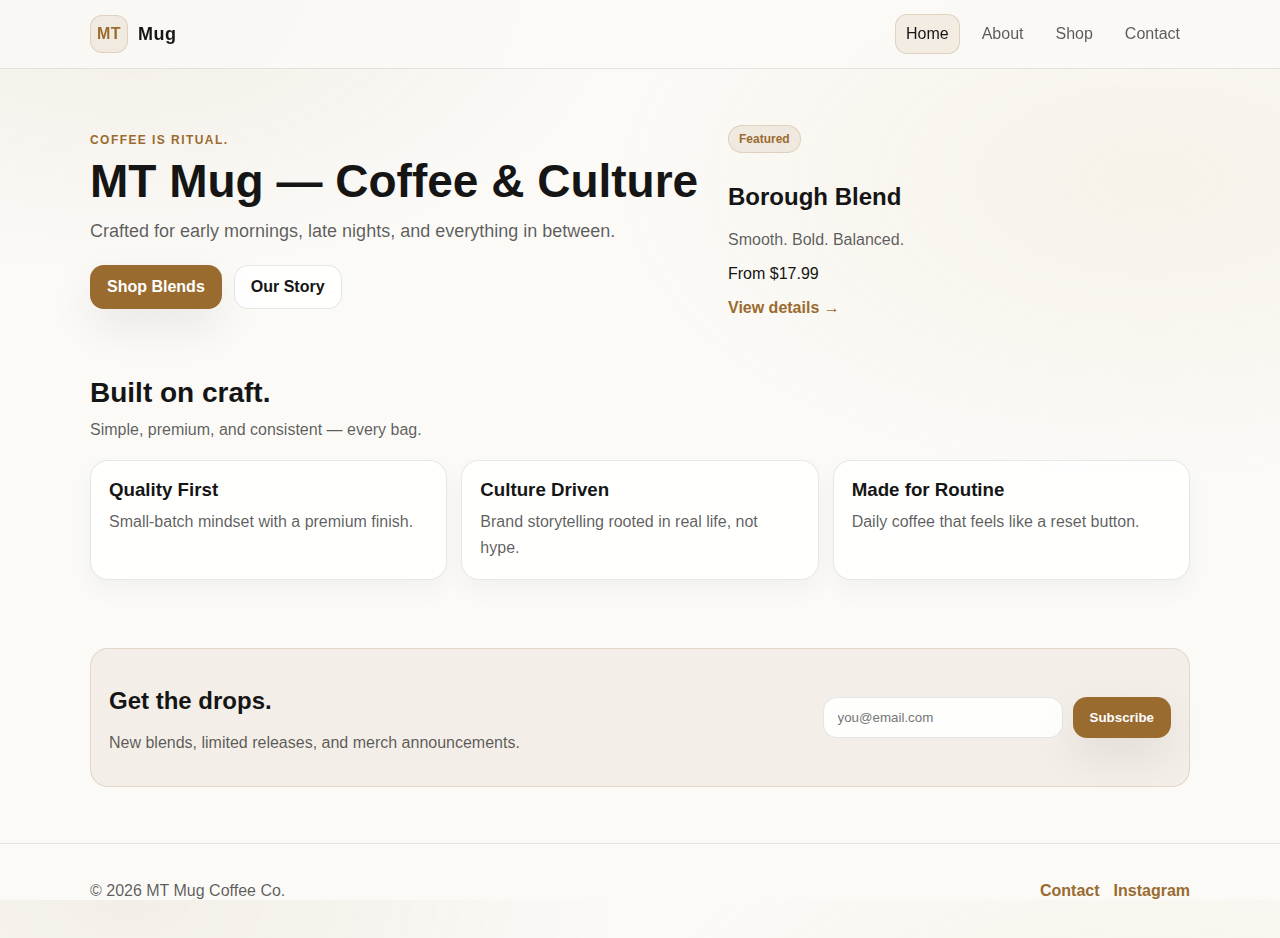
<file: index.html>
<!-- deploy ping -->
<!DOCTYPE html>
<html lang="en">
<head>
  <meta charset="UTF-8" />
  <meta name="viewport" content="width=device-width, initial-scale=1" />
  <title>MT Mug | Coffee & Culture</title>
  <meta name="description" content="MT Mug is a premium coffee brand. We're built on ritual, culture, and craft." />

  <link rel="icon" href="assets/favicon.ico" />
  <link rel="stylesheet" href="assets/css/style.css" />
</head>
<body>

  <!-- Skip link for accessibility -->
  <a class="skip-link" href="#main">Skip to content</a>

  <!-- Site Header -->
  <header class="site-header">
    <div class="container header-inner">
      <a class="brand" href="index.html" aria-label="MT Mug Home">
        <!-- If you have a logo, use this:
        <img src="assets/images/logo.png" alt="MT Mug logo" class="brand-logo" />
        -->
        <span class="brand-mark">MT</span>
        <span class="brand-name">Mug</span>
      </a>

      <nav class="nav" aria-label="Primary navigation">
        <a class="nav-link active" href="index.html">Home</a>
        <a class="nav-link" href="about.html">About</a>
        <a class="nav-link" href="shop.html">Shop</a>
        <a class="nav-link" href="contact.html">Contact</a>
      </nav>
    </div>
  </header>

  <!-- Main -->
  <main id="main">

    <!-- Hero -->
    <section class="hero">
      <div class="container hero-inner">
        <div class="hero-copy">
          <p class="eyebrow">Coffee is ritual.</p>
          <h1>MT Mug — Coffee & Culture</h1>
          <p class="lead">
            Crafted for early mornings, late nights, and everything in between.
          </p>

          <div class="actions">
            <a class="btn" href="shop.html">Shop Blends</a>
            <a class="btn btn-ghost" href="about.html">Our Story</a>
          </div>
        </div>

        <div class="hero-card" aria-label="Featured product">
          <div class="hero-card-top">
            <p class="tag">Featured</p>
            <h2 class="h3">Borough Blend</h2>
            <p class="muted">Smooth. Bold. Balanced.</p>
          </div>
          <div class="hero-card-bottom">
            <p class="price">From $17.99</p>
            <a class="text-link" href="shop.html">View details →</a>
          </div>
        </div>
      </div>
    </section>

    <!-- Value Props -->
    <section class="section">
      <div class="container">
        <h2 class="section-title">Built on craft.</h2>
        <p class="section-subtitle">Simple, premium, and consistent — every bag.</p>

        <div class="grid-3">
          <article class="card">
            <h3>Quality First</h3>
            <p>Small-batch mindset with a premium finish.</p>
          </article>
          <article class="card">
            <h3>Culture Driven</h3>
            <p>Brand storytelling rooted in real life, not hype.</p>
          </article>
          <article class="card">
            <h3>Made for Routine</h3>
            <p>Daily coffee that feels like a reset button.</p>
          </article>
        </div>
      </div>
    </section>

    <!-- CTA -->
    <section class="section section-cta">
      <div class="container cta-inner">
        <div>
          <h2>Get the drops.</h2>
          <p class="muted">New blends, limited releases, and merch announcements.</p>
        </div>
        <form class="cta-form" onsubmit="return false;">
          <label class="sr-only" for="email">Email</label>
          <input id="email" type="email" placeholder="you@email.com" />
          <button class="btn" type="button" id="subscribeBtn">Subscribe</button>
        </form>
      </div>
    </section>

  </main>

  <!-- Footer -->
  <footer class="site-footer">
    <div class="container footer-inner">
      <p class="muted">© <span id="year"></span> MT Mug Coffee Co.</p>
      <div class="footer-links">
        <a href="contact.html" class="text-link">Contact</a>
        <a href="#" class="text-link">Instagram</a>
      </div>
    </div>
  </footer>

  <script src="js/main.js"></script>
</body>
</html>
</file>
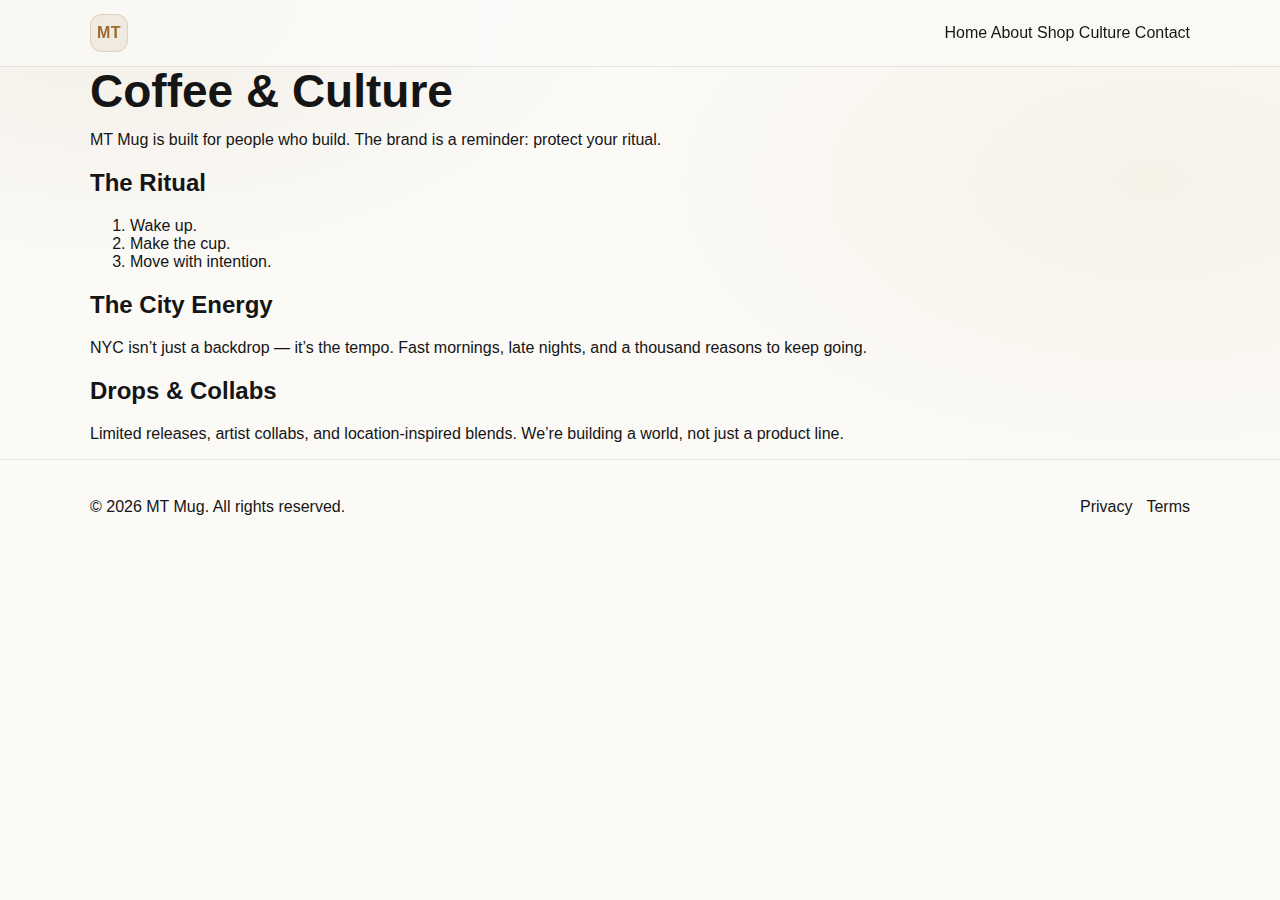
<file: culture.html>
<!doctype html>
<html lang="en">
<head>
  <meta charset="UTF-8" />
  <meta name="viewport" content="width=device-width, initial-scale=1" />
  <title>Culture | MT Mug</title>
  <meta name="description" content="The culture behind MT Mug: ritual, craft, and city energy." />
  <link rel="icon" href="assets/favicon.ico" />
  <link rel="stylesheet" href="assets/css/style.css" />
</head>
<body>
  <a class="skip-link" href="#main">Skip to content</a>

  <header class="site-header">
    <div class="container header-inner">
      <a class="brand" href="index.html" aria-label="MT Mug Home">
        <span class="brand-mark">MT</span>
      </a>

      <nav class="site-nav" aria-label="Primary navigation">
        <a href="index.html">Home</a>
        <a href="about.html">About</a>
        <a href="shop.html">Shop</a>
        <a href="culture.html" aria-current="page">Culture</a>
        <a href="contact.html">Contact</a>
      </nav>
    </div>
  </header>

  <main id="main" class="container">
    <section class="page-hero">
      <h1>Coffee & Culture</h1>
      <p>MT Mug is built for people who build. The brand is a reminder: protect your ritual.</p>
    </section>

    <section class="content-block">
      <h2>The Ritual</h2>
      <ol>
        <li>Wake up.</li>
        <li>Make the cup.</li>
        <li>Move with intention.</li>
      </ol>
    </section>

    <section class="content-block">
      <h2>The City Energy</h2>
      <p>NYC isn’t just a backdrop — it’s the tempo. Fast mornings, late nights, and a thousand reasons to keep going.</p>
    </section>

    <section class="content-block">
      <h2>Drops & Collabs</h2>
      <p>Limited releases, artist collabs, and location-inspired blends. We’re building a world, not just a product line.</p>
    </section>
  </main>

  <footer class="site-footer">
    <div class="container footer-inner">
      <p>© <span id="y"></span> MT Mug. All rights reserved.</p>
      <div class="footer-links">
        <a href="privacy.html">Privacy</a>
        <a href="terms.html">Terms</a>
      </div>
    </div>
  </footer>

  <script>
    document.getElementById("y").textContent = new Date().getFullYear();
  </script>
</body>
</html>
</file>
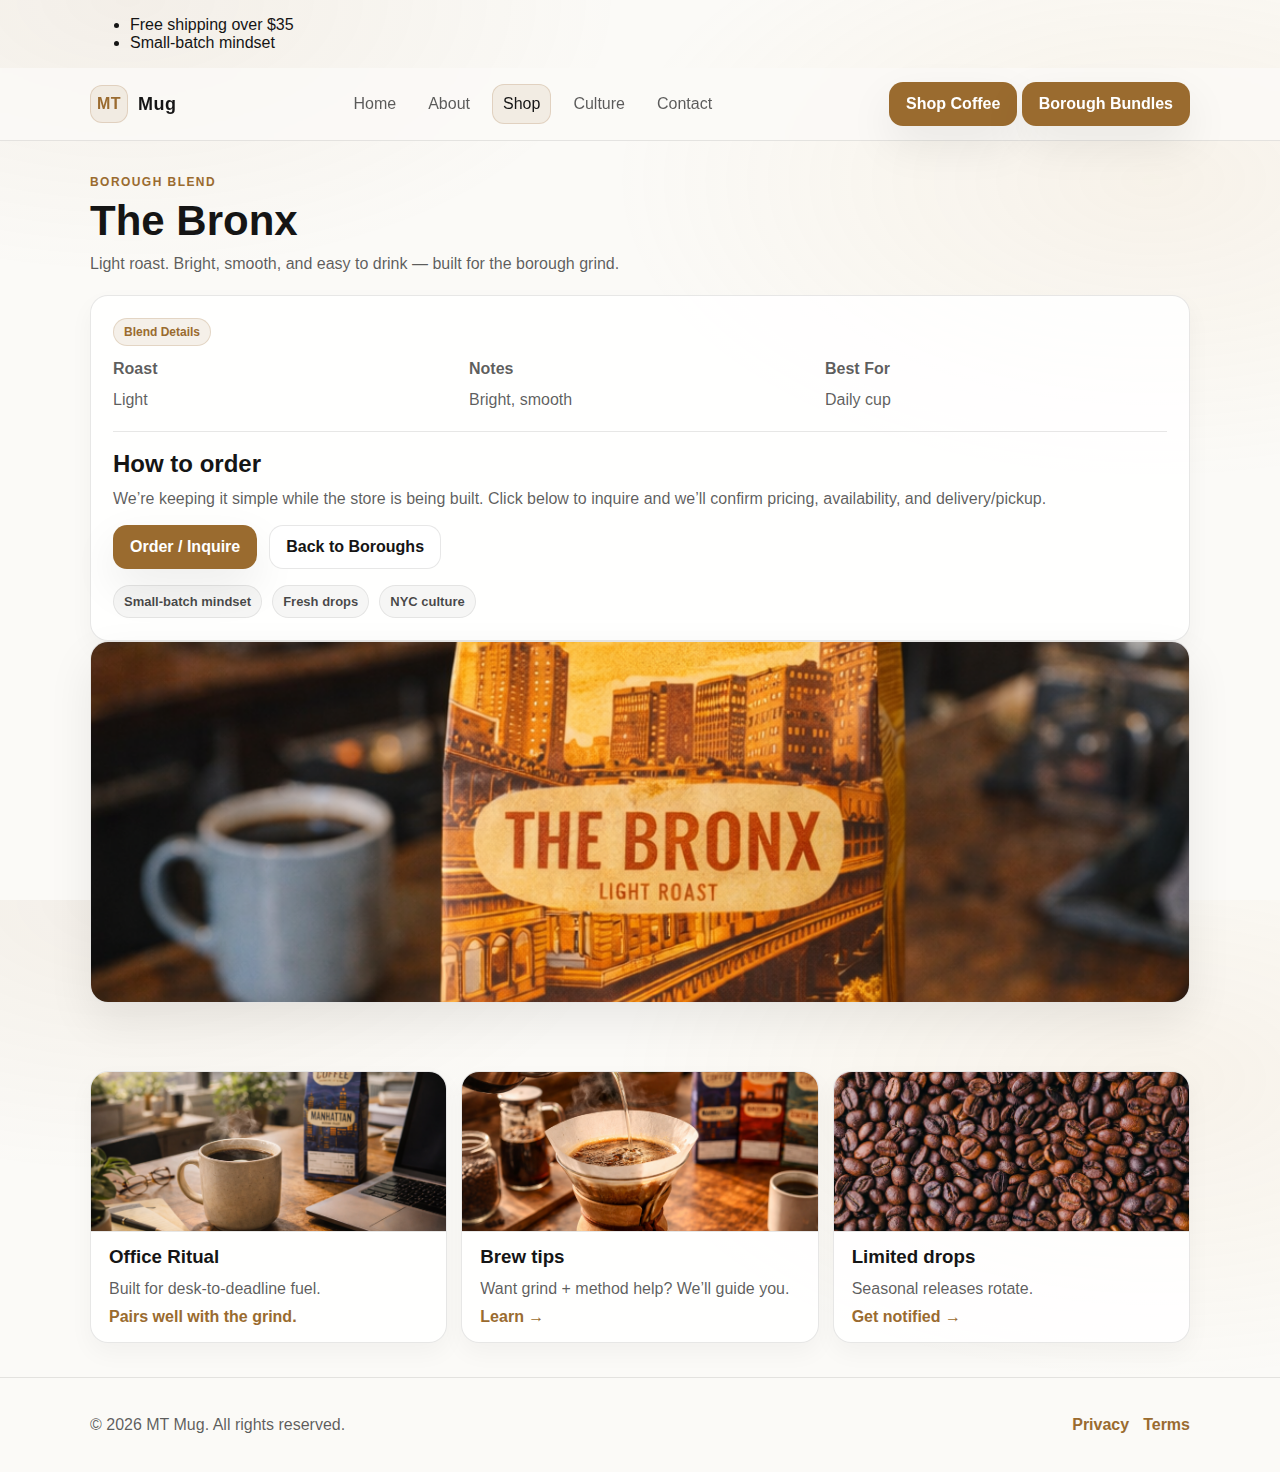
<file: products/bronx.html>
<!doctype html>
<html lang="en">
<head>
  <meta charset="UTF-8" />
  <meta name="viewport" content="width=device-width, initial-scale=1" />
  <title>The Bronx | MT Mug</title>
  <meta name="description" content="The Bronx blend by MT Mug Coffee." />

  <link rel="icon" type="image/png" href="../assets/images/MT-Man-Logo.png" />
  <link rel="stylesheet" href="../assets/css/style.css" />
</head>

<body>
  <a class="skip-link" href="#main">Skip to content</a>

  <div class="trust-bar" role="region" aria-label="Trust bar">
    <div class="container trust-bar-inner">
      <ul class="trust-list">
        <li><span class="dot" aria-hidden="true"></span>Free shipping over $35</li>
        <li><span class="dot" aria-hidden="true"></span>Small-batch mindset</li>
      </ul>
    </div>
  </div>

  <header class="site-header">
    <div class="container header-inner">
      <a class="brand" href="../index.html" aria-label="MT Mug Home">
        <span class="brand-mark">MT</span>
        <span class="brand-name">Mug</span>
      </a>

      <nav class="nav" aria-label="Primary navigation">
        <a class="nav-link" href="../index.html">Home</a>
        <a class="nav-link" href="../about.html">About</a>
        <a class="nav-link active" href="../shop.html">Shop</a>
        <a class="nav-link" href="../culture.html">Culture</a>
        <a class="nav-link" href="../contact.html">Contact</a>
      </nav>

      <div class="header-actions" aria-label="Header actions">
        <a class="btn btn-primary" href="../shop.html">Shop Coffee</a>
        <a class="btn btn-secondary" href="../index.html#shop-your-way">Borough Bundles</a>
      </div>
    </div>
  </header>

  <main id="main">

    <!-- =========================
         PRODUCT CONFIG
         Change these values per page
    ========================== -->
    <section class="section">
      <div class="container">

        <div class="section-head">
          <p class="eyebrow">Borough Blend</p>
          <h1 class="section-title" style="font-size:42px;">The Bronx</h1>
          <p class="section-subtitle">
            Light roast. Bright, smooth, and easy to drink &mdash; built for the borough grind.
          </p>
        </div>

        <div class="featured-inner" style="grid-template-columns: 1.1fr 0.9fr;">
          <!-- Left: info -->
          <div class="card" style="padding:22px;">
            <div class="tag">Blend Details</div>

            <div class="grid-3" style="grid-template-columns: 1fr 1fr 1fr;">
              <div>
                <p class="muted" style="margin:0; font-weight:800;">Roast</p>
                <p style="margin:6px 0 0;">Light</p>
              </div>
              <div>
                <p class="muted" style="margin:0; font-weight:800;">Notes</p>
                <p style="margin:6px 0 0;">Bright, smooth</p>
              </div>
              <div>
                <p class="muted" style="margin:0; font-weight:800;">Best For</p>
                <p style="margin:6px 0 0;">Daily cup</p>
              </div>
            </div>

            <hr style="border:none; border-top:1px solid var(--line); margin:18px 0;">

            <h2 style="margin:0 0 8px;">How to order</h2>
            <p class="muted" style="margin:0 0 14px; line-height:1.6;">
              We&rsquo;re keeping it simple while the store is being built. Click below to inquire and we&rsquo;ll confirm pricing,
              availability, and delivery/pickup.
            </p>

            <div class="actions">
              <a class="btn" href="../contact.html?product=The%20Bronx">Order / Inquire</a>
              <a class="btn btn-ghost" href="../shop.html#boroughs">Back to Boroughs</a>
            </div>

            <div class="hero-notes" style="margin-top:16px;">
              <span class="pill">Small-batch mindset</span>
              <span class="pill">Fresh drops</span>
              <span class="pill">NYC culture</span>
            </div>
          </div>

          <!-- Right: product image -->
          <div class="featured-media">
            <img src="../assets/images/Bronx-Bag.png" alt="The Bronx coffee bag" width="1024" height="1536" loading="lazy" decoding="async" />
          </div>
        </div>
      </div>
    </section>

    <!-- Lifestyle / secondary content -->
    <section class="section">
      <div class="container">
        <div class="grid-3">
          <article class="card card-media">
            <img src="../assets/images/Coffee-At-Work.png" alt="Coffee at work" width="1536" height="1024" loading="lazy" decoding="async" />
            <h3 style="padding-top:14px;">Office Ritual</h3>
            <p class="muted">Built for desk-to-deadline fuel.</p>
            <span class="text-link" style="display:inline-block; padding-bottom:16px;">Pairs well with the grind.</span>
          </article>

          <article class="card card-media">
            <img src="../assets/images/Brew-Action.png" alt="Brewing coffee" width="1536" height="1024" loading="lazy" decoding="async" />
            <h3 style="padding-top:14px;">Brew tips</h3>
            <p class="muted">Want grind + method help? We&rsquo;ll guide you.</p>
            <a class="text-link" href="../culture.html#brewing" style="display:inline-block; padding-bottom:16px;">Learn &rarr;</a>
          </article>

          <article class="card card-media">
            <img src="../assets/images/Beans-Roasted.png" alt="Roasted coffee beans" width="349" height="227" loading="lazy" decoding="async" />
            <h3 style="padding-top:14px;">Limited drops</h3>
            <p class="muted">Seasonal releases rotate.</p>
            <a class="text-link" href="../contact.html" style="display:inline-block; padding-bottom:16px;">Get notified &rarr;</a>
          </article>
        </div>
      </div>
    </section>

  </main>

  <footer class="site-footer">
    <div class="container footer-inner">
      <p class="muted">&copy; <span id="y"></span> MT Mug. All rights reserved.</p>
      <div class="footer-links">
        <a href="../privacy.html" class="text-link">Privacy</a>
        <a href="../terms.html" class="text-link">Terms</a>
      </div>
    </div>
  </footer>

  <script>
    document.getElementById("y").textContent = new Date().getFullYear();
  </script>
</body>
</html>
</file>
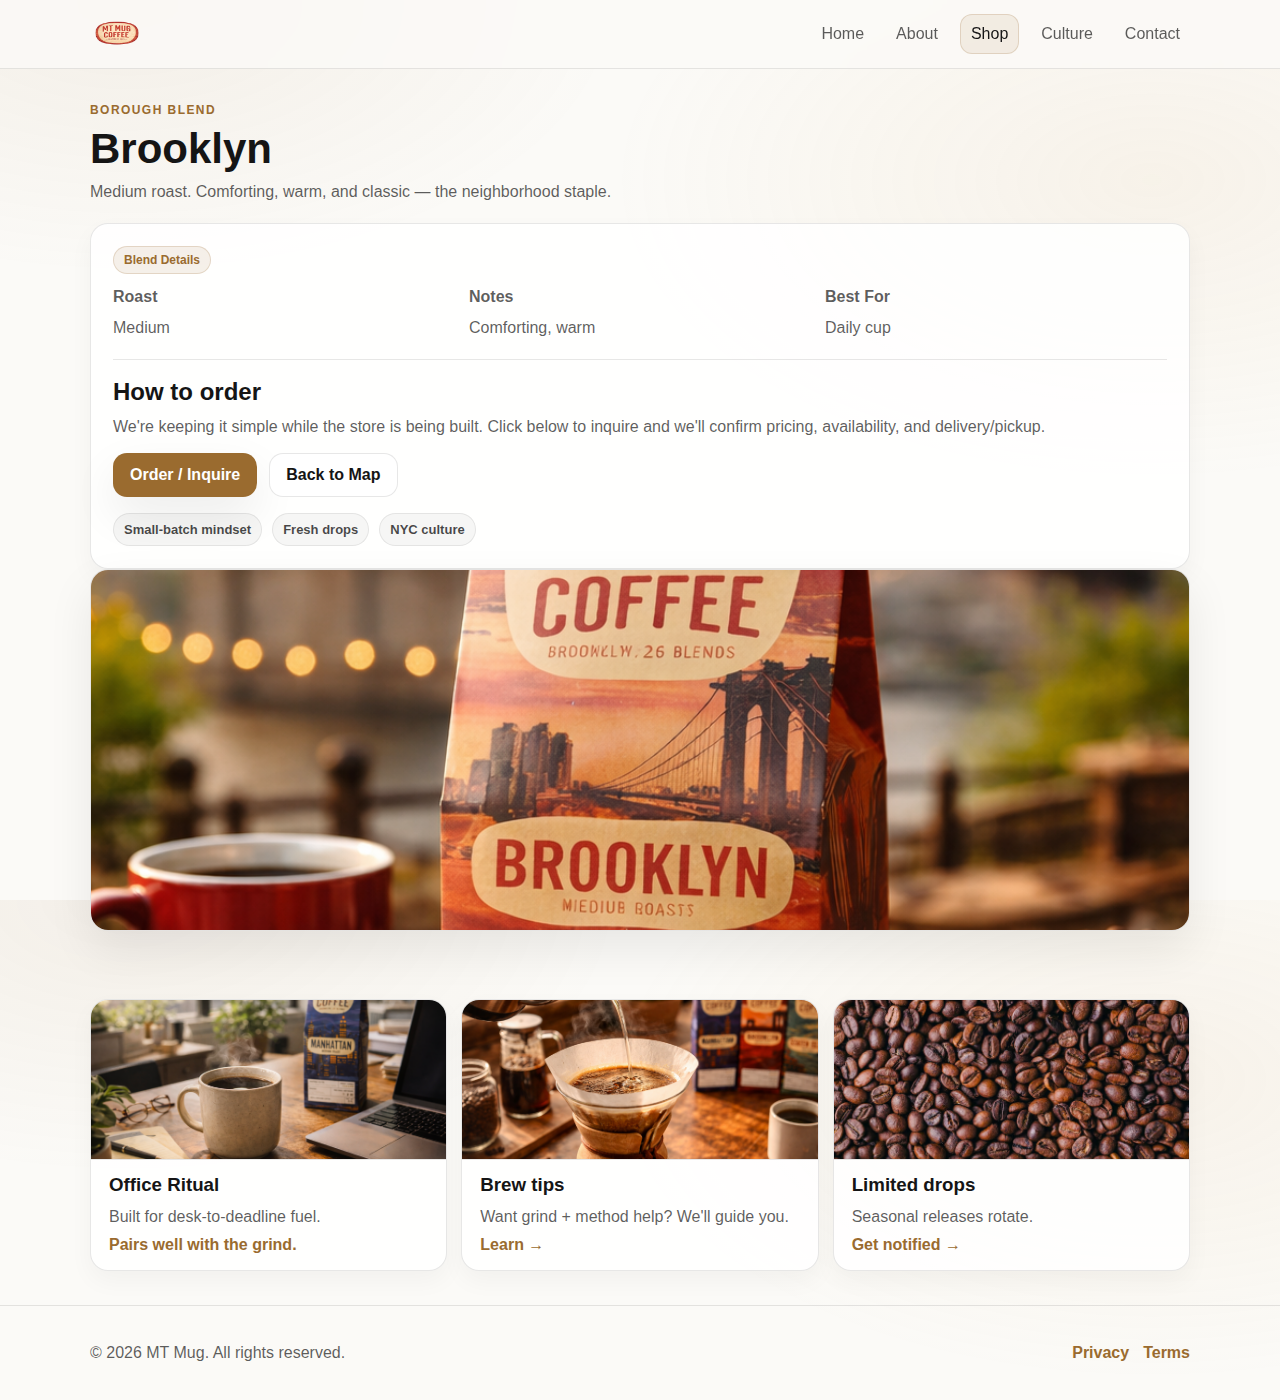
<file: products/brooklyn.html>
<!doctype html>
<html lang="en">
<head>
  <meta charset="UTF-8" />
  <meta name="viewport" content="width=device-width, initial-scale=1" />
  <title>Brooklyn | MT Mug</title>
  <meta name="description" content="Brooklyn blend by MT Mug Coffee." />

  <link rel="icon" type="image/png" href="../assets/images/MT-Man-Logo.png" />
  <link rel="stylesheet" href="../assets/css/style.css" />
</head>

<body>
  <a class="skip-link" href="#main">Skip to content</a>

  <header class="site-header">
    <div class="container header-inner">
      <a class="brand" href="../index.html" aria-label="MT Mug Home">
        <img class="brand-logo" src="../assets/images/MT-Mug-Logo.png" alt="MT Mug Coffee" />
      </a>

      <nav class="nav" aria-label="Primary navigation">
        <a class="nav-link" href="../index.html">Home</a>
        <a class="nav-link" href="../about.html">About</a>
        <a class="nav-link active" href="../shop.html">Shop</a>
        <a class="nav-link" href="../culture.html">Culture</a>
        <a class="nav-link" href="../contact.html">Contact</a>
      </nav>
    </div>
  </header>

  <main id="main">

    <!-- =========================
         PRODUCT CONFIG
         Change these values per page
    ========================== -->
    <section class="section">
      <div class="container">

        <div class="section-head">
          <p class="eyebrow">Borough Blend</p>
          <h1 class="section-title" style="font-size:42px;">Brooklyn</h1>
          <p class="section-subtitle">
            Medium roast. Comforting, warm, and classic — the neighborhood staple.
          </p>
        </div>

        <div class="featured-inner" style="grid-template-columns: 1.1fr 0.9fr;">
          <!-- Left: info -->
          <div class="card" style="padding:22px;">
            <div class="tag">Blend Details</div>

            <div class="grid-3" style="grid-template-columns: 1fr 1fr 1fr;">
              <div>
                <p class="muted" style="margin:0; font-weight:800;">Roast</p>
                <p style="margin:6px 0 0;">Medium</p>
              </div>
              <div>
                <p class="muted" style="margin:0; font-weight:800;">Notes</p>
                <p style="margin:6px 0 0;">Comforting, warm</p>
              </div>
              <div>
                <p class="muted" style="margin:0; font-weight:800;">Best For</p>
                <p style="margin:6px 0 0;">Daily cup</p>
              </div>
            </div>

            <hr style="border:none; border-top:1px solid var(--line); margin:18px 0;">

            <h2 style="margin:0 0 8px;">How to order</h2>
            <p class="muted" style="margin:0 0 14px; line-height:1.6;">
              We're keeping it simple while the store is being built. Click below to inquire and we'll confirm pricing,
              availability, and delivery/pickup.
            </p>

            <div class="actions">
              <a class="btn" href="../contact.html?product=Brooklyn">Order / Inquire</a>
              <a class="btn btn-ghost" href="../shop.html#map">Back to Map</a>
            </div>

            <div class="hero-notes" style="margin-top:16px;">
              <span class="pill">Small-batch mindset</span>
              <span class="pill">Fresh drops</span>
              <span class="pill">NYC culture</span>
            </div>
          </div>

          <!-- Right: product image -->
          <div class="featured-media">
            <img src="../assets/images/Brooklyn-Bag.png" alt="Brooklyn coffee bag" loading="lazy" />
          </div>
        </div>
      </div>
    </section>

    <!-- Lifestyle / secondary content -->
    <section class="section">
      <div class="container">
        <div class="grid-3">
          <article class="card card-media">
            <img src="../assets/images/Coffee-At-Work.png" alt="Coffee at work" loading="lazy">
            <h3 style="padding-top:14px;">Office Ritual</h3>
            <p class="muted">Built for desk-to-deadline fuel.</p>
            <span class="text-link" style="display:inline-block; padding-bottom:16px;">Pairs well with the grind.</span>
          </article>

          <article class="card card-media">
            <img src="../assets/images/Brew-Action.png" alt="Brewing coffee" loading="lazy">
            <h3 style="padding-top:14px;">Brew tips</h3>
            <p class="muted">Want grind + method help? We'll guide you.</p>
            <a class="text-link" href="../culture.html#brewing" style="display:inline-block; padding-bottom:16px;">Learn →</a>
          </article>

          <article class="card card-media">
            <img src="../assets/images/Beans-Roasted.png" alt="Roasted coffee beans" loading="lazy">
            <h3 style="padding-top:14px;">Limited drops</h3>
            <p class="muted">Seasonal releases rotate.</p>
            <a class="text-link" href="../contact.html" style="display:inline-block; padding-bottom:16px;">Get notified →</a>
          </article>
        </div>
      </div>
    </section>

  </main>

  <footer class="site-footer">
    <div class="container footer-inner">
      <p class="muted">© <span id="y"></span> MT Mug. All rights reserved.</p>
      <div class="footer-links">
        <a href="../privacy.html" class="text-link">Privacy</a>
        <a href="../terms.html" class="text-link">Terms</a>
      </div>
    </div>
  </footer>

  <script>
    document.getElementById("y").textContent = new Date().getFullYear();
  </script>
</body>
</html>
</file>
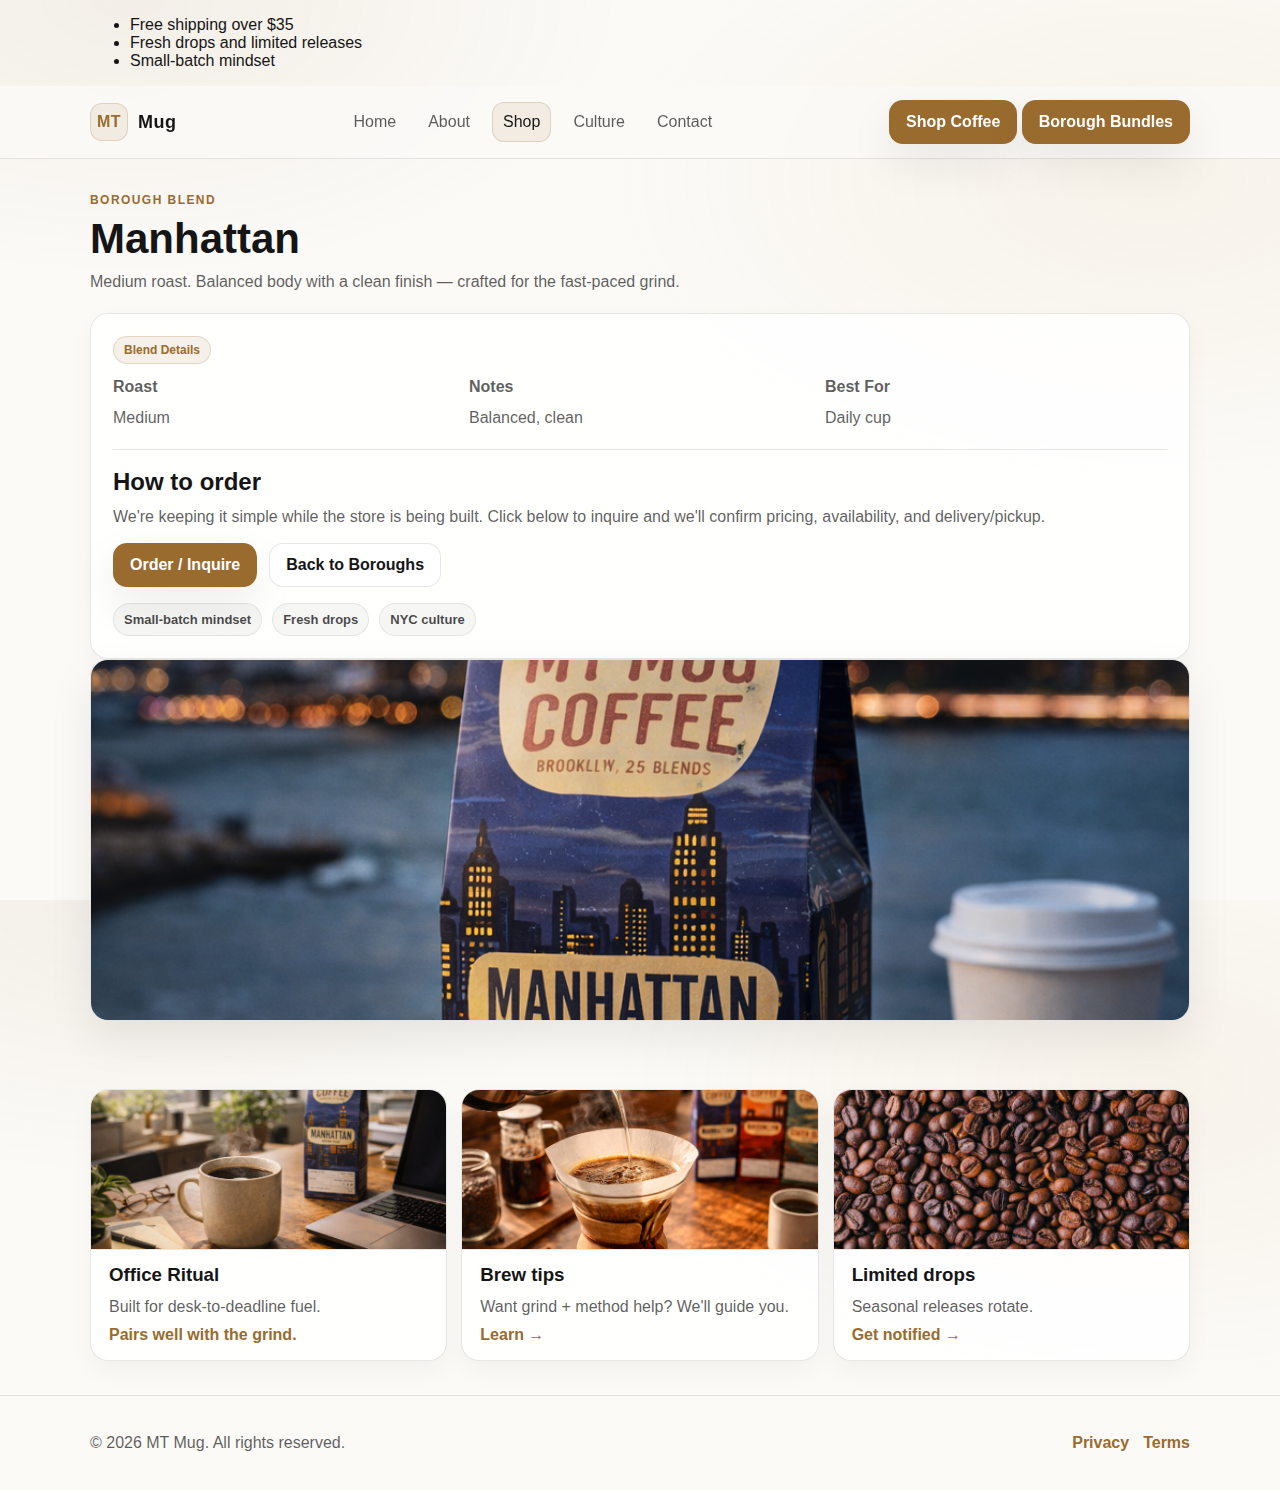
<file: products/manhattan.html>
<!doctype html>
<html lang="en">
<head>
  <meta charset="UTF-8" />
  <meta name="viewport" content="width=device-width, initial-scale=1" />
  <title>Manhattan | MT Mug</title>
  <meta name="description" content="Manhattan blend by MT Mug Coffee." />

  <link rel="icon" type="image/png" href="../assets/images/MT-Man-Logo.png" />
  <link rel="stylesheet" href="../assets/css/style.css" />
</head>

<body>
  <a class="skip-link" href="#main">Skip to content</a>

  <div class="trust-bar" role="region" aria-label="Trust bar">
    <div class="container trust-bar-inner">
      <ul class="trust-list">
        <li><span class="dot" aria-hidden="true"></span>Free shipping over $35</li>
        <li><span class="dot" aria-hidden="true"></span>Fresh drops and limited releases</li>
        <li><span class="dot" aria-hidden="true"></span>Small-batch mindset</li>
      </ul>
    </div>
  </div>

  <header class="site-header">
    <div class="container header-inner">
      <a class="brand" href="../index.html" aria-label="MT Mug Home">
        <span class="brand-mark">MT</span>
        <span class="brand-name">Mug</span>
      </a>

      <nav class="nav" aria-label="Primary navigation">
        <a class="nav-link" href="../index.html">Home</a>
        <a class="nav-link" href="../about.html">About</a>
        <a class="nav-link active" href="../shop.html">Shop</a>
        <a class="nav-link" href="../culture.html">Culture</a>
        <a class="nav-link" href="../contact.html">Contact</a>
      </nav>

      <div class="header-actions" aria-label="Header actions">
        <a class="btn btn-primary" href="../shop.html">Shop Coffee</a>
        <a class="btn btn-secondary" href="../index.html#shop-your-way">Borough Bundles</a>
      </div>
    </div>
  </header>

  <main id="main">

    <!-- =========================
         PRODUCT CONFIG
         Change these values per page
    ========================== -->
    <section class="section">
      <div class="container">

        <div class="section-head">
          <p class="eyebrow">Borough Blend</p>
          <h1 class="section-title" style="font-size:42px;">Manhattan</h1>
          <p class="section-subtitle">
            Medium roast. Balanced body with a clean finish &mdash; crafted for the fast-paced grind.
          </p>
        </div>

        <div class="featured-inner" style="grid-template-columns: 1.1fr 0.9fr;">
          <!-- Left: info -->
          <div class="card" style="padding:22px;">
            <div class="tag">Blend Details</div>

            <div class="grid-3" style="grid-template-columns: 1fr 1fr 1fr;">
              <div>
                <p class="muted" style="margin:0; font-weight:800;">Roast</p>
                <p style="margin:6px 0 0;">Medium</p>
              </div>
              <div>
                <p class="muted" style="margin:0; font-weight:800;">Notes</p>
                <p style="margin:6px 0 0;">Balanced, clean</p>
              </div>
              <div>
                <p class="muted" style="margin:0; font-weight:800;">Best For</p>
                <p style="margin:6px 0 0;">Daily cup</p>
              </div>
            </div>

            <hr style="border:none; border-top:1px solid var(--line); margin:18px 0;">

            <h2 style="margin:0 0 8px;">How to order</h2>
            <p class="muted" style="margin:0 0 14px; line-height:1.6;">
              We're keeping it simple while the store is being built. Click below to inquire and we'll confirm pricing,
              availability, and delivery/pickup.
            </p>

            <div class="actions">
              <a class="btn" href="../contact.html?product=Manhattan">Order / Inquire</a>
              <a class="btn btn-ghost" href="../shop.html#boroughs">Back to Boroughs</a>
            </div>

            <div class="hero-notes" style="margin-top:16px;">
              <span class="pill">Small-batch mindset</span>
              <span class="pill">Fresh drops</span>
              <span class="pill">NYC culture</span>
            </div>
          </div>

          <!-- Right: product image -->
          <div class="featured-media">
            <img src="../assets/images/Manhattan-Bag.png" alt="Manhattan coffee bag" width="1024" height="1536" loading="lazy" decoding="async" />
          </div>
        </div>
      </div>
    </section>

    <!-- Lifestyle / secondary content -->
    <section class="section">
      <div class="container">
        <div class="grid-3">
          <article class="card card-media">
            <img src="../assets/images/Coffee-At-Work.png" alt="Coffee at work" width="1536" height="1024" loading="lazy" decoding="async" />
            <h3 style="padding-top:14px;">Office Ritual</h3>
            <p class="muted">Built for desk-to-deadline fuel.</p>
            <span class="text-link" style="display:inline-block; padding-bottom:16px;">Pairs well with the grind.</span>
          </article>

          <article class="card card-media">
            <img src="../assets/images/Brew-Action.png" alt="Brewing coffee" width="1536" height="1024" loading="lazy" decoding="async" />
            <h3 style="padding-top:14px;">Brew tips</h3>
            <p class="muted">Want grind + method help? We'll guide you.</p>
            <a class="text-link" href="../culture.html#brewing" style="display:inline-block; padding-bottom:16px;">Learn &rarr;</a>
          </article>

          <article class="card card-media">
            <img src="../assets/images/Beans-Roasted.png" alt="Roasted coffee beans" width="349" height="227" loading="lazy" decoding="async" />
            <h3 style="padding-top:14px;">Limited drops</h3>
            <p class="muted">Seasonal releases rotate.</p>
            <a class="text-link" href="../contact.html" style="display:inline-block; padding-bottom:16px;">Get notified &rarr;</a>
          </article>
        </div>
      </div>
    </section>

  </main>

  <footer class="site-footer">
    <div class="container footer-inner">
      <p class="muted">&copy; <span id="y"></span> MT Mug. All rights reserved.</p>
      <div class="footer-links">
        <a href="../privacy.html" class="text-link">Privacy</a>
        <a href="../terms.html" class="text-link">Terms</a>
      </div>
    </div>
  </footer>

  <script>
    document.getElementById("y").textContent = new Date().getFullYear();
  </script>
</body>
</html>
</file>
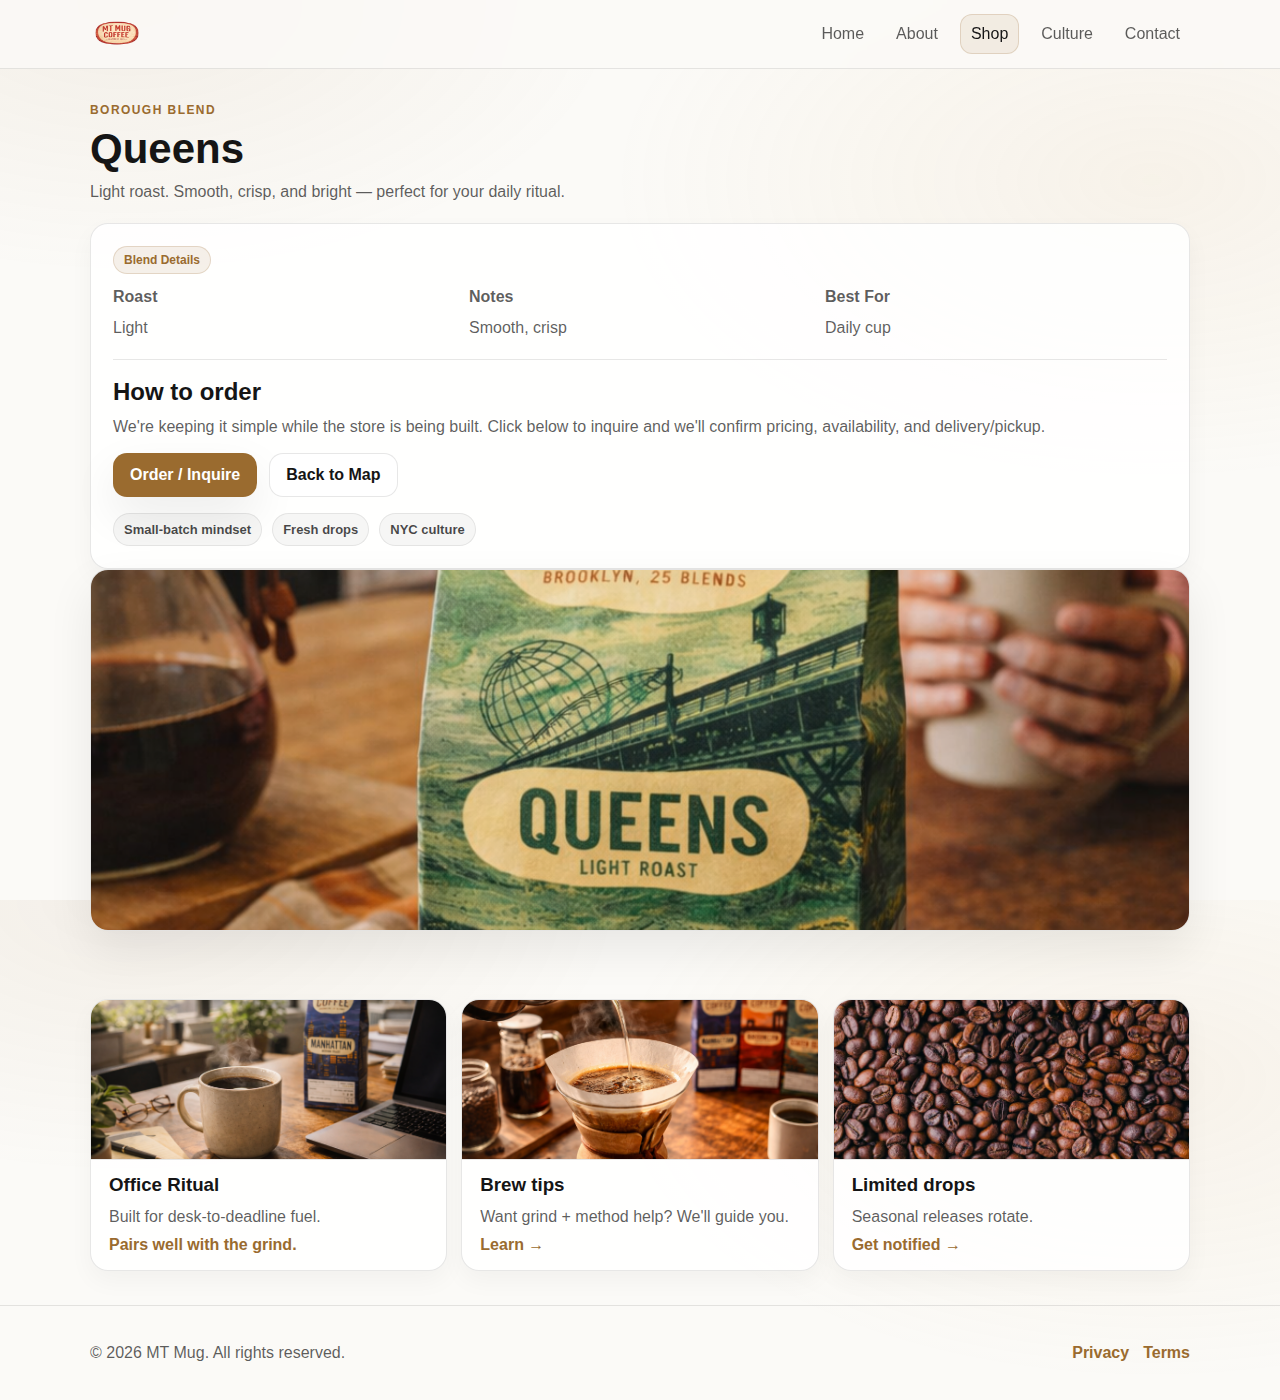
<file: products/queens.html>
<!doctype html>
<html lang="en">
<head>
  <meta charset="UTF-8" />
  <meta name="viewport" content="width=device-width, initial-scale=1" />
  <title>Queens | MT Mug</title>
  <meta name="description" content="Queens blend by MT Mug Coffee." />

  <link rel="icon" type="image/png" href="../assets/images/MT-Man-Logo.png" />
  <link rel="stylesheet" href="../assets/css/style.css" />
</head>

<body>
  <a class="skip-link" href="#main">Skip to content</a>

  <header class="site-header">
    <div class="container header-inner">
      <a class="brand" href="../index.html" aria-label="MT Mug Home">
        <img class="brand-logo" src="../assets/images/MT-Mug-Logo.png" alt="MT Mug Coffee" />
      </a>

      <nav class="nav" aria-label="Primary navigation">
        <a class="nav-link" href="../index.html">Home</a>
        <a class="nav-link" href="../about.html">About</a>
        <a class="nav-link active" href="../shop.html">Shop</a>
        <a class="nav-link" href="../culture.html">Culture</a>
        <a class="nav-link" href="../contact.html">Contact</a>
      </nav>
    </div>
  </header>

  <main id="main">

    <!-- =========================
         PRODUCT CONFIG
         Change these values per page
    ========================== -->
    <section class="section">
      <div class="container">

        <div class="section-head">
          <p class="eyebrow">Borough Blend</p>
          <h1 class="section-title" style="font-size:42px;">Queens</h1>
          <p class="section-subtitle">
            Light roast. Smooth, crisp, and bright — perfect for your daily ritual.
          </p>
        </div>

        <div class="featured-inner" style="grid-template-columns: 1.1fr 0.9fr;">
          <!-- Left: info -->
          <div class="card" style="padding:22px;">
            <div class="tag">Blend Details</div>

            <div class="grid-3" style="grid-template-columns: 1fr 1fr 1fr;">
              <div>
                <p class="muted" style="margin:0; font-weight:800;">Roast</p>
                <p style="margin:6px 0 0;">Light</p>
              </div>
              <div>
                <p class="muted" style="margin:0; font-weight:800;">Notes</p>
                <p style="margin:6px 0 0;">Smooth, crisp</p>
              </div>
              <div>
                <p class="muted" style="margin:0; font-weight:800;">Best For</p>
                <p style="margin:6px 0 0;">Daily cup</p>
              </div>
            </div>

            <hr style="border:none; border-top:1px solid var(--line); margin:18px 0;">

            <h2 style="margin:0 0 8px;">How to order</h2>
            <p class="muted" style="margin:0 0 14px; line-height:1.6;">
              We're keeping it simple while the store is being built. Click below to inquire and we'll confirm pricing,
              availability, and delivery/pickup.
            </p>

            <div class="actions">
              <a class="btn" href="../contact.html?product=Queens">Order / Inquire</a>
              <a class="btn btn-ghost" href="../shop.html#map">Back to Map</a>
            </div>

            <div class="hero-notes" style="margin-top:16px;">
              <span class="pill">Small-batch mindset</span>
              <span class="pill">Fresh drops</span>
              <span class="pill">NYC culture</span>
            </div>
          </div>

          <!-- Right: product image -->
          <div class="featured-media">
            <img src="../assets/images/Queens-Bag.png" alt="Queens coffee bag" loading="lazy" />
          </div>
        </div>
      </div>
    </section>

    <!-- Lifestyle / secondary content -->
    <section class="section">
      <div class="container">
        <div class="grid-3">
          <article class="card card-media">
            <img src="../assets/images/Coffee-At-Work.png" alt="Coffee at work" loading="lazy">
            <h3 style="padding-top:14px;">Office Ritual</h3>
            <p class="muted">Built for desk-to-deadline fuel.</p>
            <span class="text-link" style="display:inline-block; padding-bottom:16px;">Pairs well with the grind.</span>
          </article>

          <article class="card card-media">
            <img src="../assets/images/Brew-Action.png" alt="Brewing coffee" loading="lazy">
            <h3 style="padding-top:14px;">Brew tips</h3>
            <p class="muted">Want grind + method help? We'll guide you.</p>
            <a class="text-link" href="../culture.html#brewing" style="display:inline-block; padding-bottom:16px;">Learn →</a>
          </article>

          <article class="card card-media">
            <img src="../assets/images/Beans-Roasted.png" alt="Roasted coffee beans" loading="lazy">
            <h3 style="padding-top:14px;">Limited drops</h3>
            <p class="muted">Seasonal releases rotate.</p>
            <a class="text-link" href="../contact.html" style="display:inline-block; padding-bottom:16px;">Get notified →</a>
          </article>
        </div>
      </div>
    </section>

  </main>

  <footer class="site-footer">
    <div class="container footer-inner">
      <p class="muted">© <span id="y"></span> MT Mug. All rights reserved.</p>
      <div class="footer-links">
        <a href="../privacy.html" class="text-link">Privacy</a>
        <a href="../terms.html" class="text-link">Terms</a>
      </div>
    </div>
  </footer>

  <script>
    document.getElementById("y").textContent = new Date().getFullYear();
  </script>
</body>
</html>
</file>
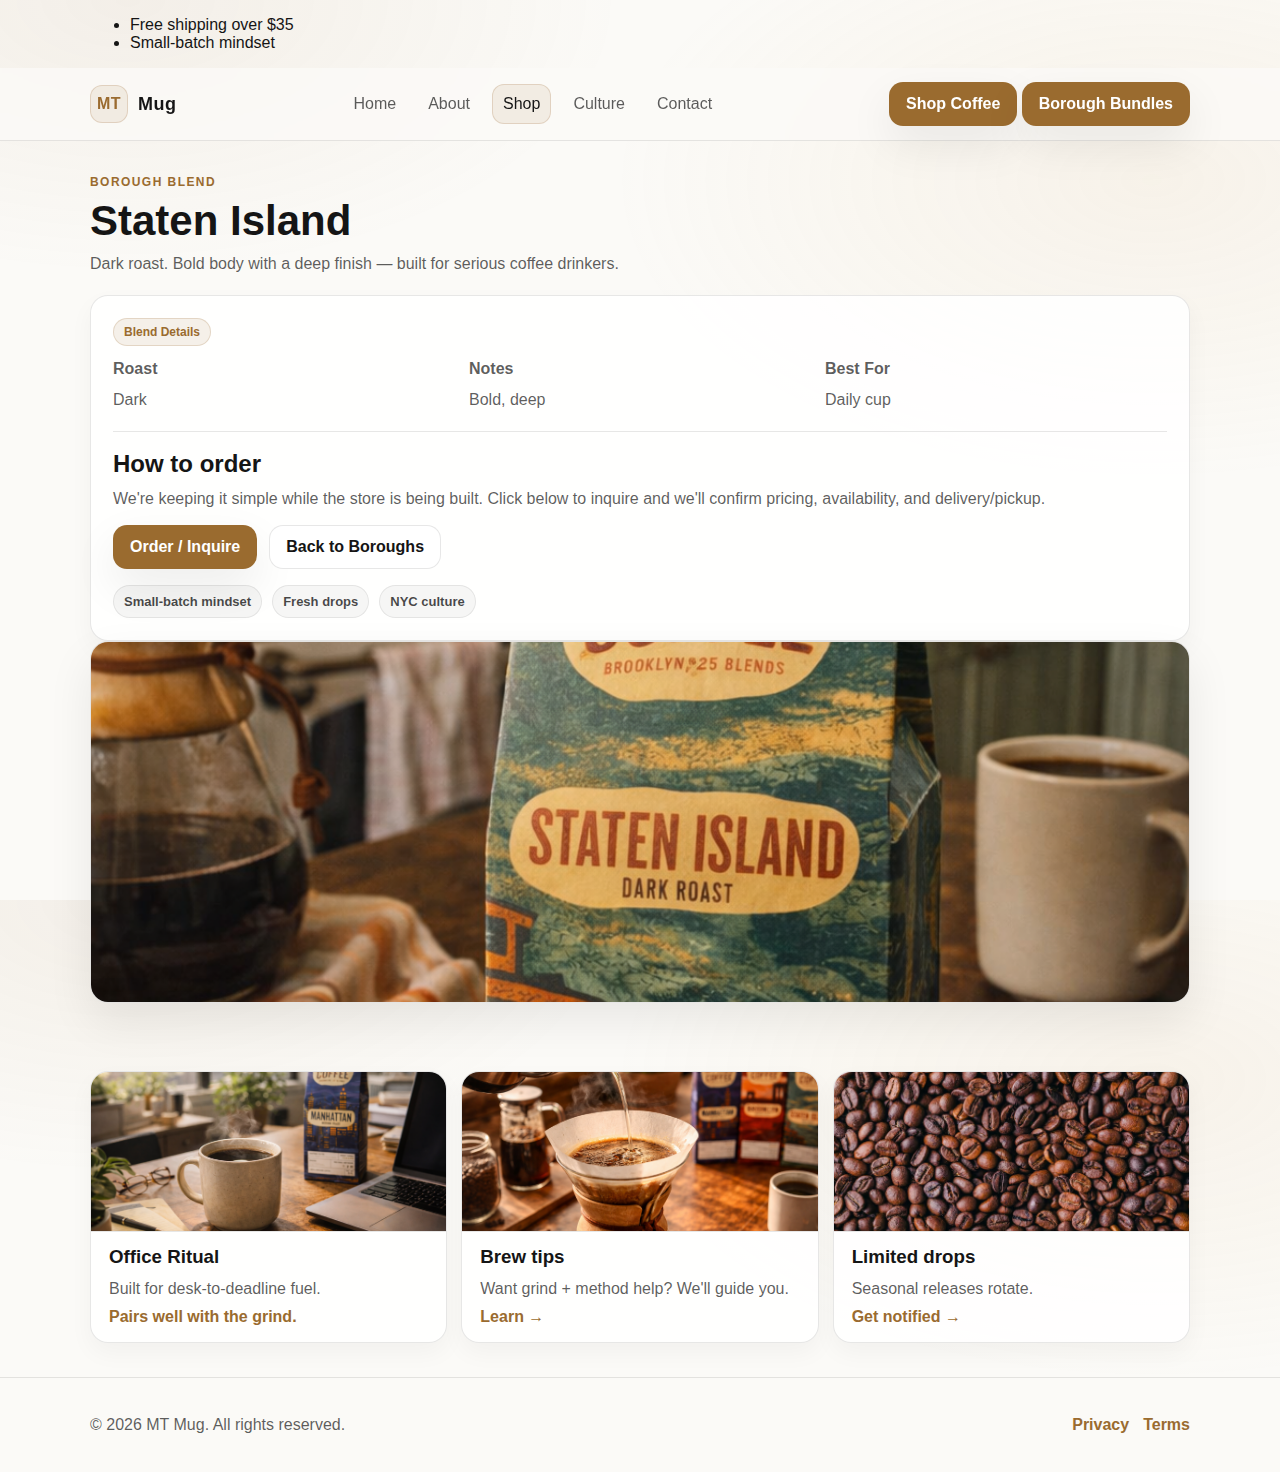
<file: products/staten-island.html>
<!doctype html>
<html lang="en">
<head>
  <meta charset="UTF-8" />
  <meta name="viewport" content="width=device-width, initial-scale=1" />
  <title>Staten Island | MT Mug</title>
  <meta name="description" content="Staten Island blend by MT Mug Coffee." />

  <link rel="icon" type="image/png" href="../assets/images/MT-Man-Logo.png" />
  <link rel="stylesheet" href="../assets/css/style.css" />
</head>

<body>
  <a class="skip-link" href="#main">Skip to content</a>

  <div class="trust-bar" role="region" aria-label="Trust bar">
    <div class="container trust-bar-inner">
      <ul class="trust-list">
        <li><span class="dot" aria-hidden="true"></span>Free shipping over $35</li>
        <li><span class="dot" aria-hidden="true"></span>Small-batch mindset</li>
      </ul>
    </div>
  </div>

  <header class="site-header">
    <div class="container header-inner">
      <a class="brand" href="../index.html" aria-label="MT Mug Home">
        <span class="brand-mark">MT</span>
        <span class="brand-name">Mug</span>
      </a>

      <nav class="nav" aria-label="Primary navigation">
        <a class="nav-link" href="../index.html">Home</a>
        <a class="nav-link" href="../about.html">About</a>
        <a class="nav-link active" href="../shop.html">Shop</a>
        <a class="nav-link" href="../culture.html">Culture</a>
        <a class="nav-link" href="../contact.html">Contact</a>
      </nav>

      <div class="header-actions" aria-label="Header actions">
        <a class="btn btn-primary" href="../shop.html">Shop Coffee</a>
        <a class="btn btn-secondary" href="../index.html#shop-your-way">Borough Bundles</a>
      </div>
    </div>
  </header>

  <main id="main">

    <!-- =========================
         PRODUCT CONFIG
         Change these values per page
    ========================== -->
    <section class="section">
      <div class="container">

        <div class="section-head">
          <p class="eyebrow">Borough Blend</p>
          <h1 class="section-title" style="font-size:42px;">Staten Island</h1>
          <p class="section-subtitle">
            Dark roast. Bold body with a deep finish &mdash; built for serious coffee drinkers.
          </p>
        </div>

        <div class="featured-inner" style="grid-template-columns: 1.1fr 0.9fr;">
          <!-- Left: info -->
          <div class="card" style="padding:22px;">
            <div class="tag">Blend Details</div>

            <div class="grid-3" style="grid-template-columns: 1fr 1fr 1fr;">
              <div>
                <p class="muted" style="margin:0; font-weight:800;">Roast</p>
                <p style="margin:6px 0 0;">Dark</p>
              </div>
              <div>
                <p class="muted" style="margin:0; font-weight:800;">Notes</p>
                <p style="margin:6px 0 0;">Bold, deep</p>
              </div>
              <div>
                <p class="muted" style="margin:0; font-weight:800;">Best For</p>
                <p style="margin:6px 0 0;">Daily cup</p>
              </div>
            </div>

            <hr style="border:none; border-top:1px solid var(--line); margin:18px 0;">

            <h2 style="margin:0 0 8px;">How to order</h2>
            <p class="muted" style="margin:0 0 14px; line-height:1.6;">
              We're keeping it simple while the store is being built. Click below to inquire and we'll confirm pricing,
              availability, and delivery/pickup.
            </p>

            <div class="actions">
              <a class="btn" href="../contact.html?product=Staten%20Island">Order / Inquire</a>
              <a class="btn btn-ghost" href="../shop.html#boroughs">Back to Boroughs</a>
            </div>

            <div class="hero-notes" style="margin-top:16px;">
              <span class="pill">Small-batch mindset</span>
              <span class="pill">Fresh drops</span>
              <span class="pill">NYC culture</span>
            </div>
          </div>

          <!-- Right: product image -->
          <div class="featured-media">
            <img src="../assets/images/Staten-Island-Bag.png" alt="Staten Island coffee bag" width="1024" height="1536" loading="lazy" decoding="async" />
          </div>
        </div>
      </div>
    </section>

    <!-- Lifestyle / secondary content -->
    <section class="section">
      <div class="container">
        <div class="grid-3">
          <article class="card card-media">
            <img src="../assets/images/Coffee-At-Work.png" alt="Coffee at work" width="1536" height="1024" loading="lazy" decoding="async" />
            <h3 style="padding-top:14px;">Office Ritual</h3>
            <p class="muted">Built for desk-to-deadline fuel.</p>
            <span class="text-link" style="display:inline-block; padding-bottom:16px;">Pairs well with the grind.</span>
          </article>

          <article class="card card-media">
            <img src="../assets/images/Brew-Action.png" alt="Brewing coffee" width="1536" height="1024" loading="lazy" decoding="async" />
            <h3 style="padding-top:14px;">Brew tips</h3>
            <p class="muted">Want grind + method help? We'll guide you.</p>
            <a class="text-link" href="../culture.html#brewing" style="display:inline-block; padding-bottom:16px;">Learn &rarr;</a>
          </article>

          <article class="card card-media">
            <img src="../assets/images/Beans-Roasted.png" alt="Roasted coffee beans" width="349" height="227" loading="lazy" decoding="async" />
            <h3 style="padding-top:14px;">Limited drops</h3>
            <p class="muted">Seasonal releases rotate.</p>
            <a class="text-link" href="../contact.html" style="display:inline-block; padding-bottom:16px;">Get notified &rarr;</a>
          </article>
        </div>
      </div>
    </section>

  </main>

  <footer class="site-footer">
    <div class="container footer-inner">
      <p class="muted">&copy; <span id="y"></span> MT Mug. All rights reserved.</p>
      <div class="footer-links">
        <a href="../privacy.html" class="text-link">Privacy</a>
        <a href="../terms.html" class="text-link">Terms</a>
      </div>
    </div>
  </footer>

  <script>
    document.getElementById("y").textContent = new Date().getFullYear();
  </script>
</body>
</html>
</file>
<file: assets/css/style.css>
:root{
  /* Lighter, warm coffee palette */
  --bg: #fbfaf7;                 /* warm cream */
  --surface: #ffffff;            /* pure white */
  --card: #ffffff;
  --text: #151515;               /* soft black */
  --muted: rgba(21,21,21,0.70);
  --line: rgba(21,21,21,0.10);
  --accent: #9a6b2f;             /* warm coffee brown */
  --accent-2: #d9b06c;           /* soft gold highlight */
  --shadow: 0 18px 45px rgba(0,0,0,0.08);

  --radius: 18px;
  --container: 1100px;
}

*{box-sizing:border-box}
html,body{height:100%}
body{
  margin:0;
  font-family: Arial, sans-serif;
  background:
    radial-gradient(900px 500px at 10% 0%, rgba(154,107,47,0.08), transparent 55%),
    radial-gradient(900px 500px at 90% 20%, rgba(217,176,108,0.10), transparent 60%),
    var(--bg);
  color:var(--text);
}

a{color:inherit;text-decoration:none}
img{max-width:100%;display:block}

.container{
  width:min(var(--container), calc(100% - 40px));
  margin-inline:auto;
}

.skip-link{
  position:absolute;
  top:-40px;
  left:12px;
  background:#151515;
  color:#fff;
  padding:10px 12px;
  border-radius:10px;
  z-index:999;
}
.skip-link:focus{top:12px}

.sr-only{
  position:absolute;
  width:1px;height:1px;
  padding:0;margin:-1px;
  overflow:hidden;clip:rect(0,0,0,0);
  white-space:nowrap;border:0;
}

/* Announcement bar */
.announcement{
  background: rgba(255,255,255,0.75);
  backdrop-filter: blur(10px);
  border-bottom: 1px solid var(--line);
}
.announcement-inner{
  display:flex;
  align-items:center;
  justify-content:space-between;
  gap:12px;
  padding:10px 0;
}
.announcement-text{
  margin:0;
  font-size:14px;
  color:var(--muted);
}
.announcement-link{
  font-weight:700;
  color: var(--accent);
}
.announcement-link:hover{text-decoration:underline}

/* Header */
.site-header{
  position:sticky;
  top:0;
  z-index:50;
  background: rgba(251,250,247,0.78);
  backdrop-filter: blur(12px);
  border-bottom:1px solid var(--line);
}
.header-inner{
  display:flex;
  align-items:center;
  justify-content:space-between;
  padding:14px 0;
}

.brand{
  display:flex;
  align-items:center;
  gap:10px;
  letter-spacing:0.5px;
}
.brand-mark{
  display:inline-flex;
  align-items:center;
  justify-content:center;
  width:38px;height:38px;
  border-radius:12px;
  background: rgba(154,107,47,0.10);
  border:1px solid rgba(154,107,47,0.20);
  color: var(--accent);
  font-weight:800;
}
.brand-name{
  font-weight:800;
  font-size:18px;
}

.nav{
  display:flex;
  gap:12px;
  align-items:center;
}
.nav-link{
  color: var(--muted);
  padding:10px 10px;
  border-radius:12px;
}
.nav-link:hover{
  color: var(--text);
  background: rgba(21,21,21,0.04);
}
.nav-link.active{
  color: var(--text);
  background: rgba(154,107,47,0.10);
  border:1px solid rgba(154,107,47,0.20);
}

/* Hero */
.hero{
  padding:56px 0 26px;
}
.hero-inner{
  display:grid;
  grid-template-columns: 1.2fr 0.9fr;
  gap:22px;
  align-items:center;
}
.eyebrow{
  color: var(--accent);
  font-weight:800;
  letter-spacing:0.12em;
  text-transform:uppercase;
  margin:0 0 10px;
  font-size:12px;
}
h1{
  margin:0 0 12px;
  font-size:46px;
  line-height:1.05;
}
.lead{
  margin:0 0 18px;
  color:var(--muted);
  font-size:18px;
  line-height:1.65;
}
.actions{display:flex;gap:12px;flex-wrap:wrap}

/* Pills under hero copy */
.hero-notes{
  display:flex;
  gap:10px;
  flex-wrap:wrap;
  margin-top:16px;
}
.pill{
  display:inline-flex;
  align-items:center;
  padding:8px 10px;
  border-radius:999px;
  background: rgba(21,21,21,0.04);
  border: 1px solid rgba(21,21,21,0.08);
  color: rgba(21,21,21,0.78);
  font-size:13px;
  font-weight:700;
}

/* Hero media */
.hero-media{
  background: rgba(255,255,255,0.65);
  border:1px solid var(--line);
  border-radius: var(--radius);
  overflow:hidden;
  box-shadow: var(--shadow);
  min-height: 360px;
}
.hero-media img{
  width:100%;
  height:100%;
  object-fit: cover;
  min-height: 360px;
}

/* Buttons */
.btn{
  display:inline-flex;
  align-items:center;
  justify-content:center;
  padding:12px 16px;
  border-radius:14px;
  background: var(--accent);
  color:#fff;
  font-weight:800;
  border:1px solid rgba(154,107,47,0.55);
  box-shadow: var(--shadow);
  transition: transform 120ms ease, filter 120ms ease;
}
.btn:hover{transform: translateY(-1px); filter: brightness(1.02)}
.btn:active{transform: translateY(0)}
.btn-ghost{
  background: rgba(255,255,255,0.85);
  border:1px solid var(--line);
  color: var(--text);
  box-shadow:none;
}

/* Tags + text links */
.tag{
  display:inline-flex;
  width:max-content;
  padding:6px 10px;
  border-radius:999px;
  background: rgba(154,107,47,0.10);
  border:1px solid rgba(154,107,47,0.20);
  color: var(--accent);
  font-weight:800;
  font-size:12px;
  margin:0 0 10px;
}
.muted{color:var(--muted)}
.text-link{color:var(--accent); font-weight:700}
.text-link:hover{text-decoration:underline}

/* Sections */
.section{padding:34px 0}
.section-head{margin-bottom:16px}
.section-title{margin:0 0 8px;font-size:28px}
.section-subtitle{margin:0 0 18px;color:var(--muted);line-height:1.6}

/* Grids */
.grid-3{
  display:grid;
  grid-template-columns: repeat(3, 1fr);
  gap:14px;
}
.grid-4{
  display:grid;
  grid-template-columns: repeat(4, 1fr);
  gap:14px;
}

/* Cards */
.card{
  background: rgba(255,255,255,0.85);
  border:1px solid var(--line);
  border-radius: var(--radius);
  padding:18px;
  box-shadow: 0 10px 24px rgba(0,0,0,0.04);
}
.card h3{margin:0 0 8px}
.card p{margin:0;color:var(--muted);line-height:1.6}

/* Clickable cards */
.card-link{
  transition: transform 140ms ease, box-shadow 140ms ease;
}
.card-link:hover{
  transform: translateY(-2px);
  box-shadow: 0 16px 34px rgba(0,0,0,0.08);
}

/* Cards with images */
.card-media{
  padding:0;
  overflow:hidden;
}
.card-media img{
  width:100%;
  height:160px;
  object-fit: cover;
  border-bottom:1px solid var(--line);
}
.card-media h3,
.card-media p,
.card-media .text-link{
  padding-left:18px;
  padding-right:18px;
}
.card-media h3{padding-top:14px}
.card-media p{padding-bottom:6px}
.card-media .text-link{display:inline-block; padding-bottom:16px}

/* Featured section */
.section-featured .featured-inner{
  display:grid;
  grid-template-columns: 1.1fr 0.9fr;
  gap:18px;
  align-items:center;
}
.featured-media{
  background: rgba(255,255,255,0.65);
  border:1px solid var(--line);
  border-radius: var(--radius);
  overflow:hidden;
  box-shadow: var(--shadow);
}
.featured-media img{
  width:100%;
  height:360px;
  object-fit: cover;
}

/* CTA */
.section-cta{
  padding:34px 0 56px;
}
.cta-inner{
  display:flex;
  align-items:center;
  justify-content:space-between;
  gap:16px;
  background: rgba(154,107,47,0.08);
  border:1px solid rgba(154,107,47,0.18);
  border-radius: var(--radius);
  padding:18px;
}
.cta-form{
  display:flex;
  gap:10px;
  align-items:center;
  flex-wrap:wrap;
}
input{
  background: rgba(255,255,255,0.90);
  border:1px solid var(--line);
  color: var(--text);
  padding:12px 14px;
  border-radius:14px;
  min-width:240px;
  outline:none;
}
input:focus{
  border-color: rgba(154,107,47,0.35);
}

/* Footer */
.site-footer{
  border-top:1px solid var(--line);
  padding:22px 0;
}
.footer-inner{
  display:flex;
  justify-content:space-between;
  align-items:center;
  gap:12px;
}
.footer-links{display:flex;gap:14px}

/* Responsive */
@media (max-width: 980px){
  h1{font-size:40px}
  .hero-inner{grid-template-columns:1fr}
  .section-featured .featured-inner{grid-template-columns:1fr}
  .grid-4{grid-template-columns: 1fr 1fr}
  .grid-3{grid-template-columns:1fr}
  .cta-inner{flex-direction:column;align-items:flex-start}
  input{min-width: 220px}
}
@media (max-width: 560px){
  .grid-4{grid-template-columns:1fr}
  .announcement-inner{flex-direction:column; align-items:flex-start}
}

/* =========================
   Brand logo (header)
========================= */
.brand-logo{
  height: 36px;
  width: auto;
  display:block;
}
@media (max-width: 560px){
  .brand-logo{ height: 32px; }
}

/* =========================
   Shop by Borough (map section)
========================= */
.section-map .map-card{
  background: rgba(255,255,255,0.85);
  border: 1px solid var(--line);
  border-radius: var(--radius);
  overflow: hidden;
  box-shadow: 0 14px 32px rgba(0,0,0,0.06);
}

.section-map .map-card img{
  width: 100%;
  height: auto;
  display:block;
}

.map-actions{
  display:flex;
  flex-wrap:wrap;
  gap:10px;
  padding:16px;
  border-top: 1px solid var(--line);
  background: rgba(255,255,255,0.75);
}

.pill-link{
  display:inline-flex;
  align-items:center;
  justify-content:center;
  padding:10px 12px;
  border-radius: 999px;
  font-weight: 800;
  font-size: 13px;
  color: var(--text);
  background: rgba(21,21,21,0.04);
  border: 1px solid rgba(21,21,21,0.10);
  transition: transform 120ms ease, box-shadow 120ms ease, border-color 120ms ease;
}
.pill-link:hover{
  transform: translateY(-1px);
  border-color: rgba(154,107,47,0.35);
  box-shadow: 0 10px 20px rgba(0,0,0,0.06);
}

/* =========================
   CTA beans background (optional)
========================= */
.section-cta--beans .cta-inner{
  position: relative;
  overflow: hidden;
}

.section-cta--beans .cta-inner::before{
  content:"";
  position:absolute;
  inset:0;
  background-image: url("../images/Beans-Roasted.png");
  background-size: cover;
  background-position: center;
  opacity: 0.12;
  pointer-events:none;
}

.section-cta--beans .cta-inner > *{
  position: relative;
}

/* Small polish: better nav on mobile */
@media (max-width: 560px){
  .nav{ gap: 6px; flex-wrap: wrap; justify-content:flex-end; }
  .nav-link{ padding: 8px 10px; }
}
</file>
